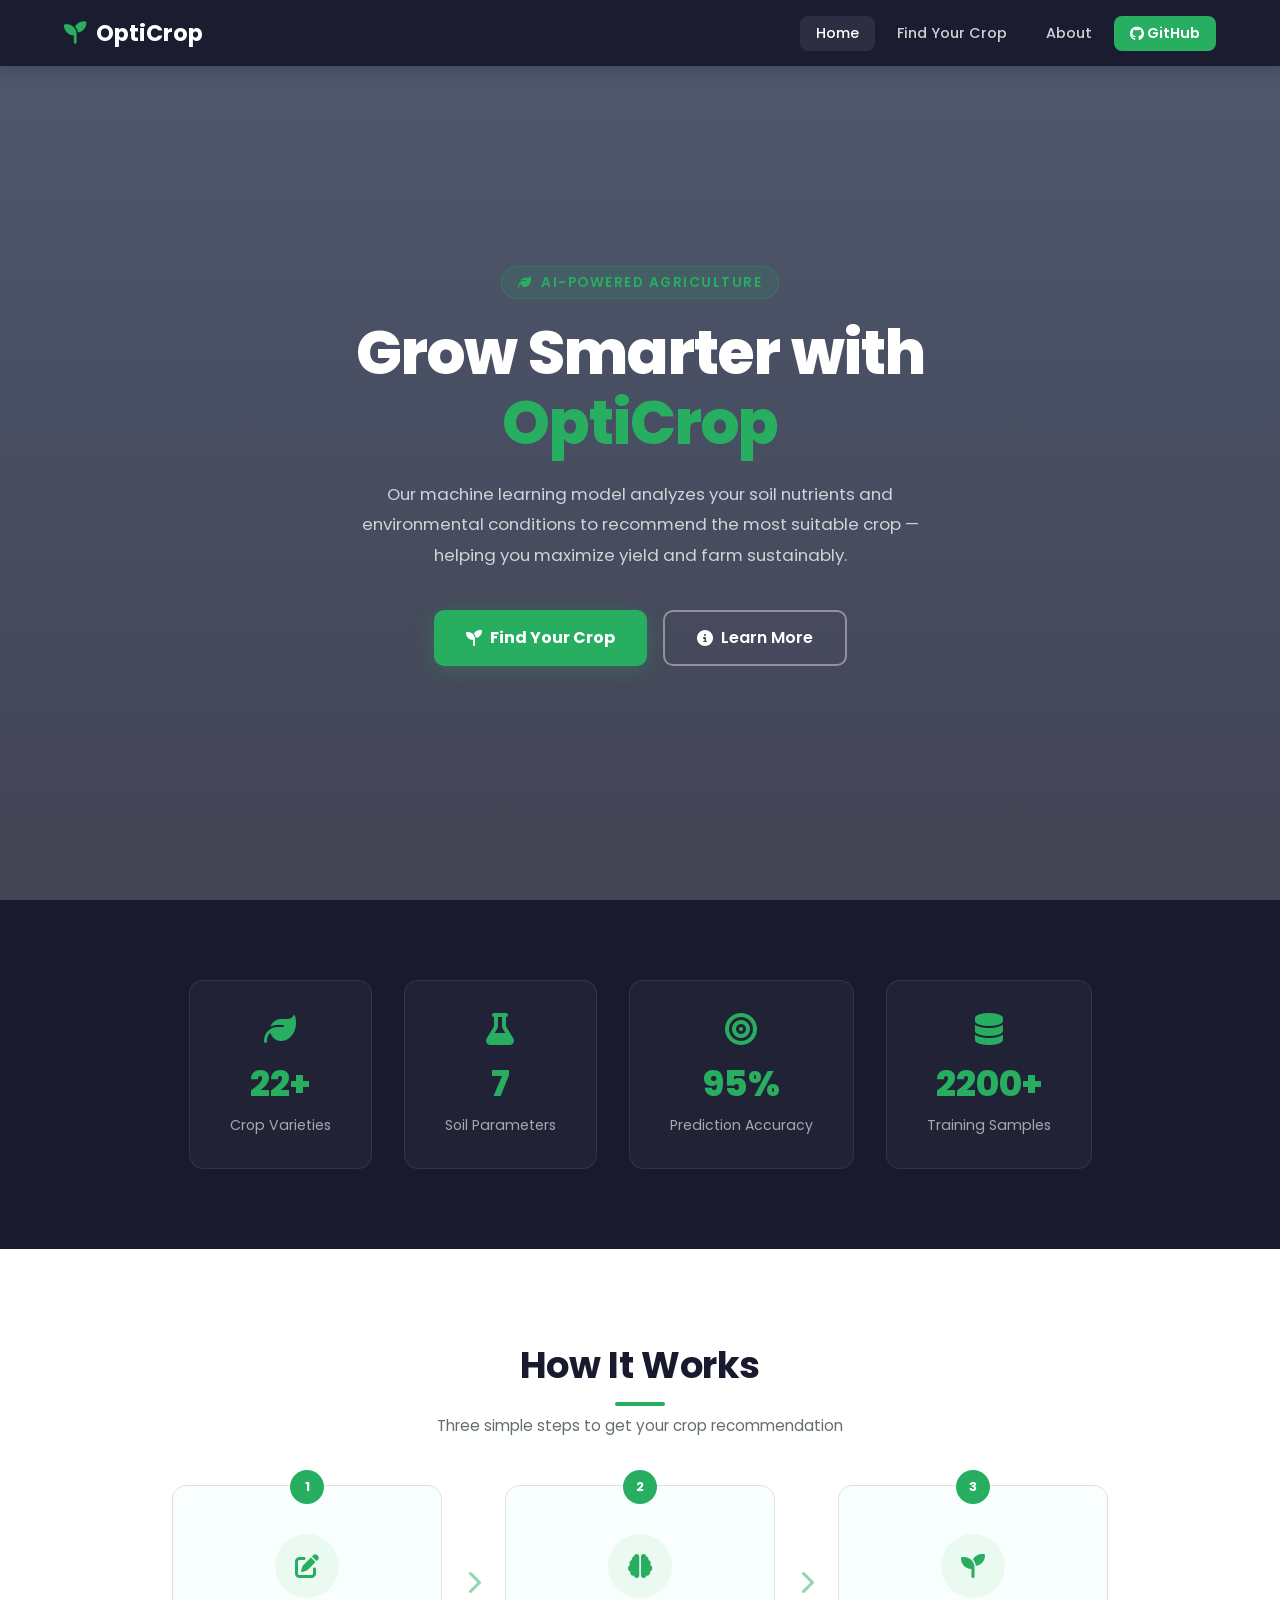
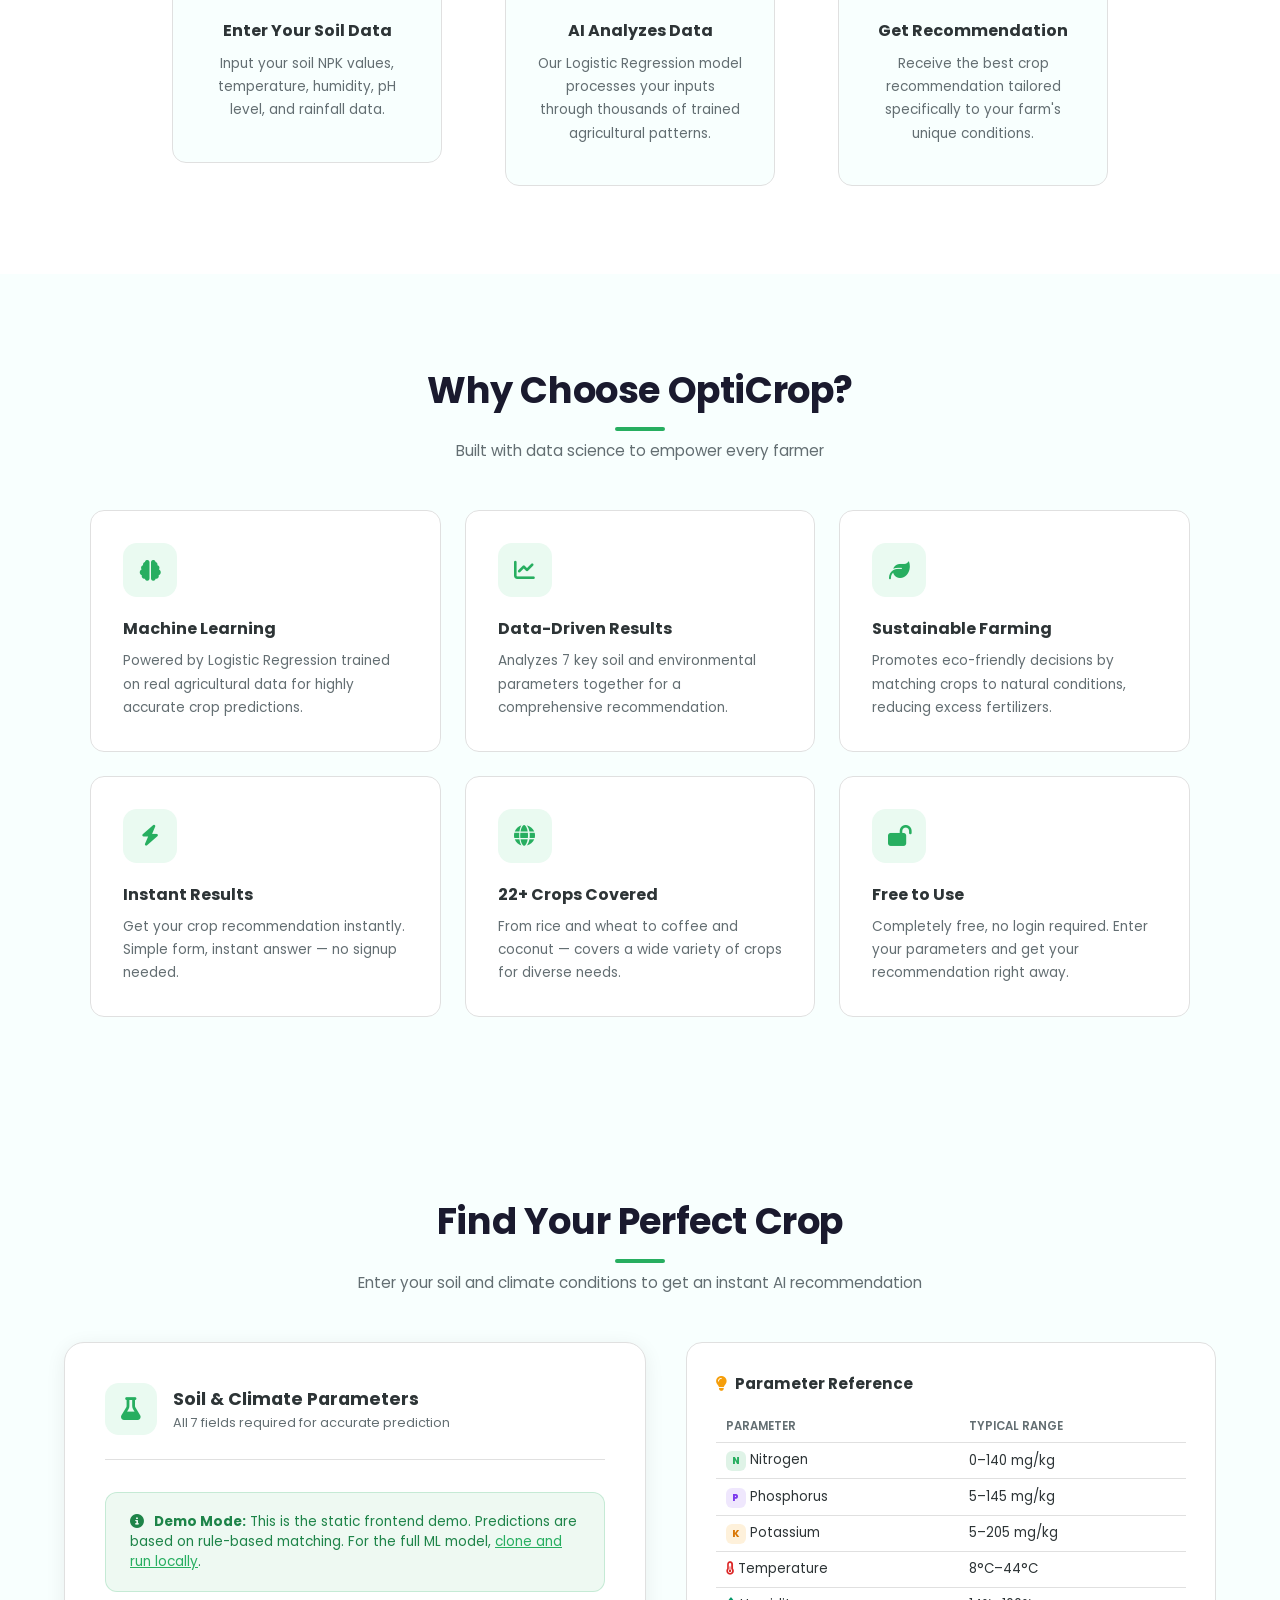
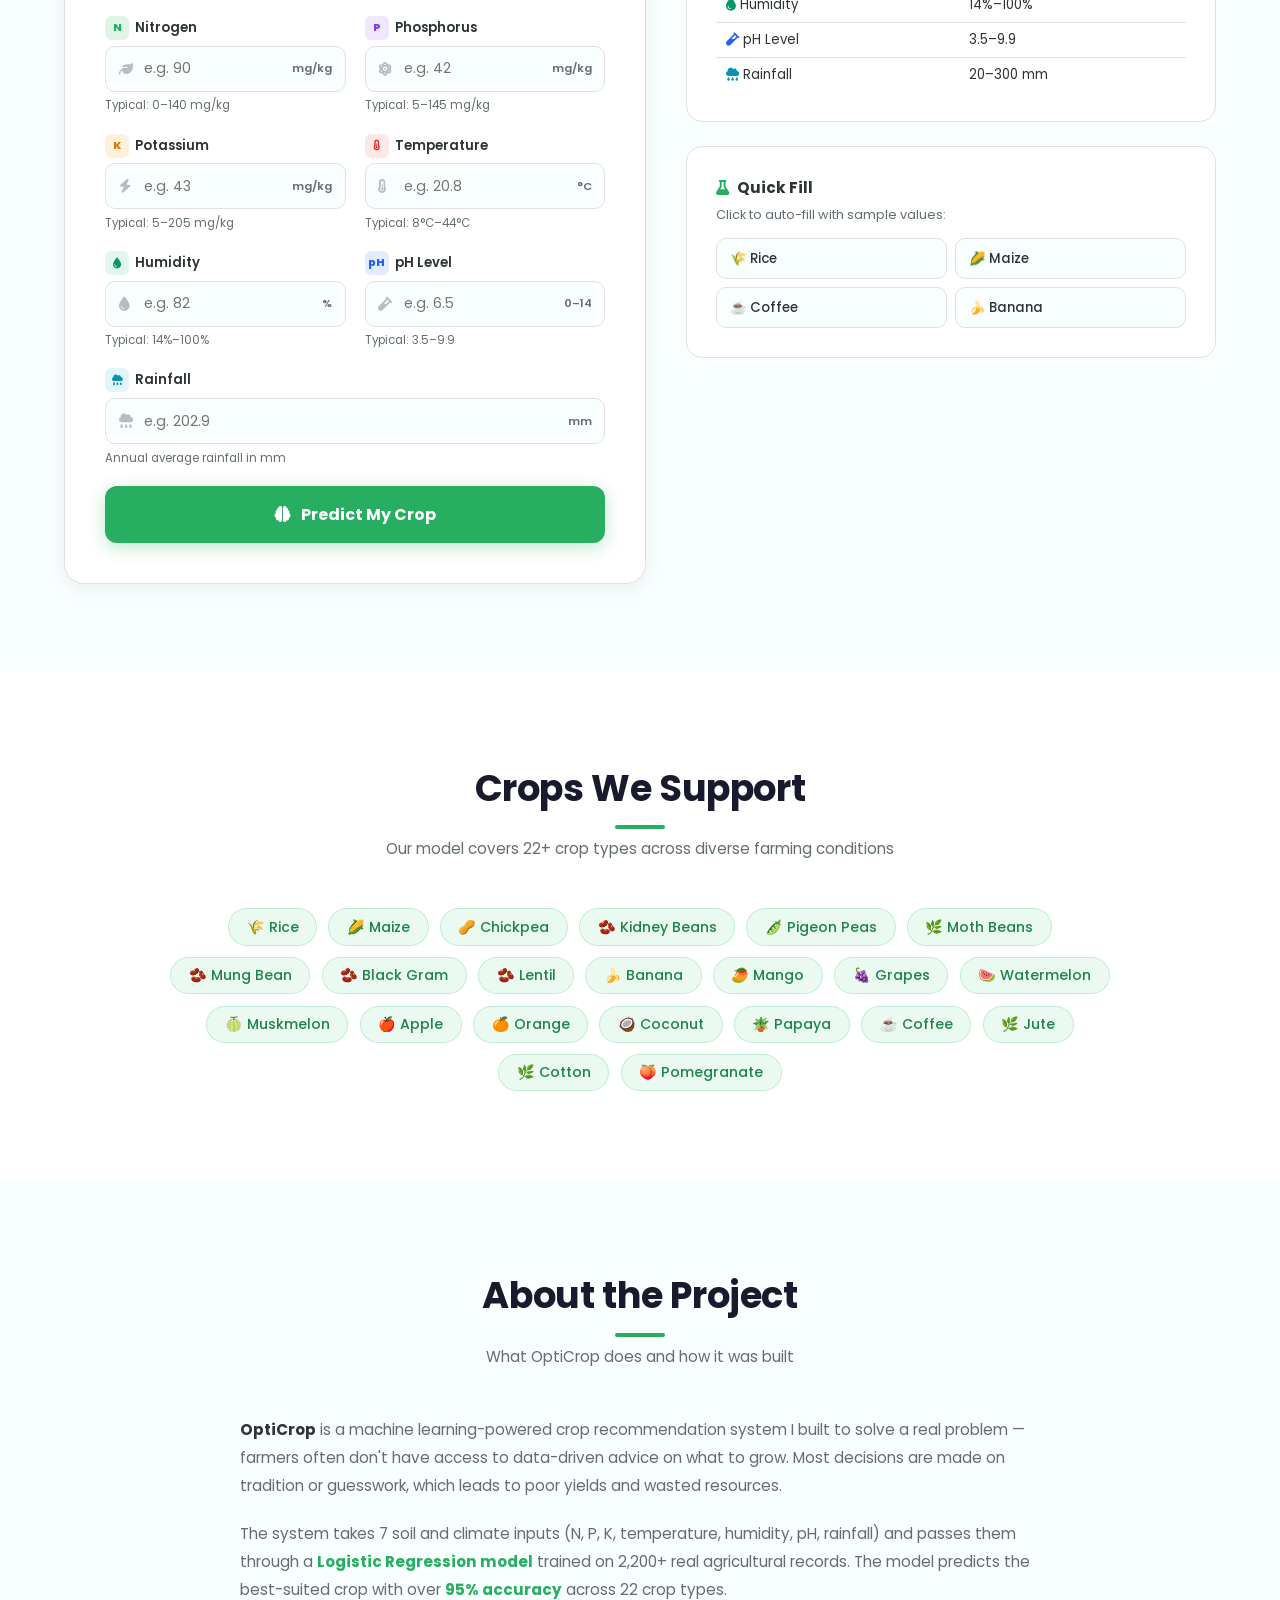
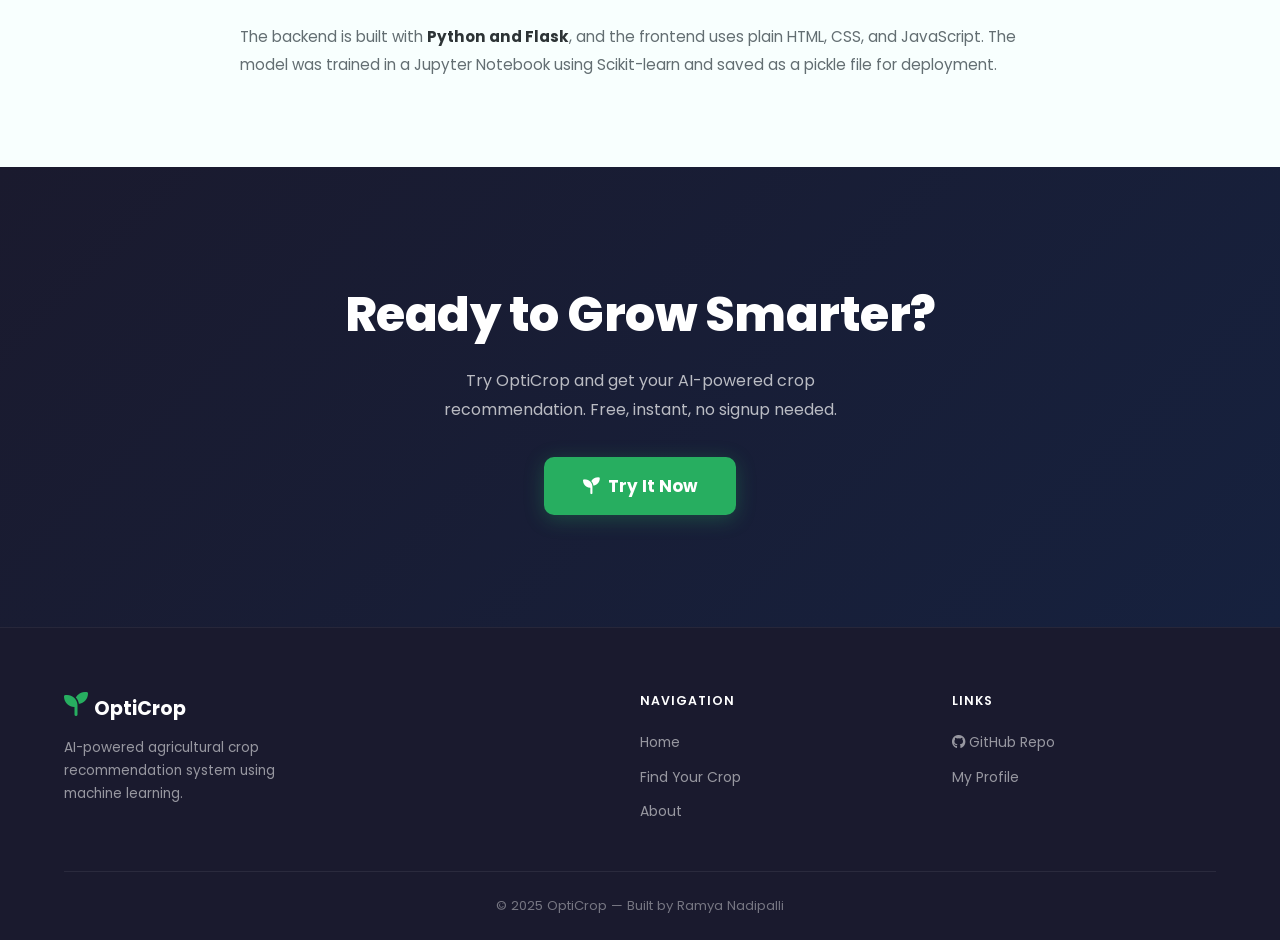
<file: index.html>
<!DOCTYPE html>
<html lang="en">
<head>
  <meta charset="UTF-8">
  <meta name="viewport" content="width=device-width, initial-scale=1.0">
  <meta name="description" content="OptiCrop – AI-powered crop recommendation system. Enter soil and climate data to get instant crop recommendations.">
  <title>OptiCrop – Smart Agricultural Optimization Engine</title>
  <link href="https://fonts.googleapis.com/css2?family=Poppins:wght@300;400;500;600;700;800&display=swap" rel="stylesheet">
  <link rel="stylesheet" href="https://cdnjs.cloudflare.com/ajax/libs/font-awesome/6.4.0/css/all.min.css">
  <style>
    *, *::before, *::after { margin: 0; padding: 0; box-sizing: border-box; }
    :root {
      --green: #27ae60; --green-dark: #1e8449; --green-light: #eafaf1;
      --dark: #1a1a2e; --text: #2d3436; --text-light: #636e72;
      --white: #ffffff; --bg: #f8fffe; --border: #e0e0e0;
      --font: 'Poppins', sans-serif; --radius: 14px;
    }
    html { scroll-behavior: smooth; }
    body { font-family: var(--font); background: var(--bg); color: var(--text); overflow-x: hidden; }

    /* NAVBAR */
    .navbar {
      position: fixed; top: 0; left: 0; right: 0;
      display: flex; align-items: center; justify-content: space-between;
      padding: 1rem 5%; z-index: 1000;
      background: rgba(26,26,46,0.95); backdrop-filter: blur(12px);
      box-shadow: 0 2px 20px rgba(0,0,0,0.2);
    }
    .nav-brand { display: flex; align-items: center; gap: 0.6rem; color: var(--white); font-size: 1.4rem; font-weight: 700; }
    .nav-brand i { color: var(--green); }
    .nav-menu { list-style: none; display: flex; gap: 0.4rem; }
    .nav-menu a { text-decoration: none; color: rgba(255,255,255,0.8); font-size: 0.9rem; font-weight: 500; padding: 0.45rem 1rem; border-radius: 8px; transition: all 0.3s; }
    .nav-menu a:hover, .nav-menu a.active { color: #fff; background: rgba(255,255,255,0.08); }
    .nav-menu a.nav-cta { background: var(--green); color: #fff; font-weight: 600; }
    .nav-menu a.nav-cta:hover { background: var(--green-dark); }
    .hamburger { display: none; flex-direction: column; gap: 5px; cursor: pointer; background: none; border: none; }
    .hamburger span { display: block; width: 24px; height: 2px; background: #fff; border-radius: 3px; transition: all 0.3s; }

    /* HERO */
    .hero {
      min-height: 100vh; padding: 7rem 5% 5rem;
      background: linear-gradient(rgba(22,33,62,0.75), rgba(26,26,46,0.82)),
        url('https://images.unsplash.com/photo-1500382017468-9049fed747ef?w=1600&q=80') center/cover no-repeat fixed;
      display: flex; align-items: center; justify-content: center; text-align: center;
    }
    .hero-content { max-width: 740px; animation: fadeUp 0.8s ease both; }
    @keyframes fadeUp { from { opacity:0; transform:translateY(30px); } to { opacity:1; transform:translateY(0); } }
    .hero-tag {
      display: inline-flex; align-items: center; gap: 0.5rem;
      background: rgba(39,174,96,0.12); border: 1px solid rgba(39,174,96,0.3);
      color: var(--green); padding: 0.35rem 1rem; border-radius: 30px;
      font-size: 0.85rem; font-weight: 600; text-transform: uppercase; letter-spacing: 1.5px; margin-bottom: 1.2rem;
    }
    .hero h1 { font-size: clamp(2.3rem,5.5vw,3.8rem); font-weight: 800; color: #fff; line-height: 1.15; margin-bottom: 1.3rem; letter-spacing: -1px; }
    .hero h1 .highlight { color: var(--green); }
    .hero-desc { font-size: 1.05rem; color: rgba(255,255,255,0.75); margin-bottom: 2.5rem; line-height: 1.8; max-width: 600px; margin-left: auto; margin-right: auto; }
    .hero-btns { display: flex; gap: 1rem; justify-content: center; flex-wrap: wrap; }
    .btn-primary { display: inline-flex; align-items: center; gap: 0.5rem; background: var(--green); color: #fff; font-weight: 700; font-size: 1rem; padding: 0.85rem 2rem; border-radius: 10px; text-decoration: none; transition: all 0.3s; box-shadow: 0 4px 20px rgba(39,174,96,0.3); border: none; cursor: pointer; font-family: var(--font); }
    .btn-primary:hover { background: var(--green-dark); transform: translateY(-2px); box-shadow: 0 8px 28px rgba(39,174,96,0.4); }
    .btn-outline { display: inline-flex; align-items: center; gap: 0.5rem; background: transparent; color: #fff; font-weight: 600; font-size: 1rem; padding: 0.85rem 2rem; border: 2px solid rgba(255,255,255,0.4); border-radius: 10px; text-decoration: none; transition: all 0.3s; }
    .btn-outline:hover { border-color: #fff; background: rgba(255,255,255,0.08); }

    /* STATS */
    .stats { display: flex; justify-content: center; flex-wrap: wrap; gap: 2rem; padding: 5rem 5%; background: var(--dark); }
    .stat-card { text-align: center; padding: 2rem 2.5rem; background: rgba(255,255,255,0.04); border: 1px solid rgba(255,255,255,0.08); border-radius: var(--radius); min-width: 170px; color: #fff; transition: all 0.3s; }
    .stat-card:hover { border-color: var(--green); transform: translateY(-5px); }
    .stat-card i { font-size: 2rem; color: var(--green); display: block; margin-bottom: 0.75rem; }
    .stat-card h3 { font-size: 2.2rem; font-weight: 800; color: var(--green); margin-bottom: 0.3rem; }
    .stat-card p { font-size: 0.88rem; color: rgba(255,255,255,0.6); }

    /* SECTION */
    .section { padding: 5.5rem 5%; }
    .section.alt { background: var(--white); }
    .section-title { text-align: center; margin-bottom: 3rem; }
    .section-title h2 { font-size: clamp(1.7rem,3vw,2.3rem); font-weight: 700; color: var(--dark); margin-bottom: 0.5rem; letter-spacing: -0.4px; }
    .section-title h2::after { content:''; display:block; width:50px; height:4px; background:var(--green); border-radius:3px; margin:0.6rem auto 0; }
    .section-title p { color: var(--text-light); font-size: 0.95rem; }

    /* HOW IT WORKS */
    .steps-row { display: flex; align-items: flex-start; justify-content: center; gap: 1.5rem; flex-wrap: wrap; max-width: 1000px; margin: 0 auto; }
    .step-box { background: var(--bg); border: 1px solid var(--border); border-radius: var(--radius); padding: 2.5rem 2rem; text-align: center; max-width: 270px; flex: 1; position: relative; transition: all 0.3s; }
    .step-box:hover { border-color: var(--green); box-shadow: 0 8px 30px rgba(39,174,96,0.15); transform: translateY(-5px); }
    .step-num { position: absolute; top: -16px; left: 50%; transform: translateX(-50%); background: var(--green); color: #fff; font-size: 0.8rem; font-weight: 700; width: 34px; height: 34px; border-radius: 50%; display: flex; align-items: center; justify-content: center; }
    .step-icon { width: 64px; height: 64px; background: var(--green-light); border-radius: 50%; display: flex; align-items: center; justify-content: center; margin: 0.5rem auto 1.2rem; font-size: 1.5rem; color: var(--green); transition: all 0.3s; }
    .step-box:hover .step-icon { background: var(--green); color: #fff; }
    .step-box h3 { font-size: 1rem; font-weight: 700; margin-bottom: 0.6rem; }
    .step-box p { font-size: 0.85rem; color: var(--text-light); line-height: 1.7; }
    .step-arrow { font-size: 1.5rem; color: var(--green); opacity: 0.5; margin-top: 5rem; flex-shrink: 0; }

    /* FEATURES */
    .features-grid { display: grid; grid-template-columns: repeat(auto-fit,minmax(270px,1fr)); gap: 1.5rem; max-width: 1100px; margin: 0 auto; }
    .feature-card { background: var(--white); border: 1px solid var(--border); border-radius: var(--radius); padding: 2rem; transition: all 0.3s; }
    .feature-card:hover { border-color: var(--green); box-shadow: 0 8px 30px rgba(39,174,96,0.15); transform: translateY(-5px); }
    .feat-icon { width: 54px; height: 54px; background: var(--green-light); border-radius: 14px; display: flex; align-items: center; justify-content: center; font-size: 1.3rem; color: var(--green); margin-bottom: 1.2rem; transition: all 0.3s; }
    .feature-card:hover .feat-icon { background: var(--green); color: #fff; }
    .feature-card h3 { font-size: 1rem; font-weight: 700; margin-bottom: 0.5rem; }
    .feature-card p { font-size: 0.85rem; color: var(--text-light); line-height: 1.7; }

    /* PREDICT SECTION */
    .predict-section { background: var(--bg); }
    .predict-wrapper { display: grid; grid-template-columns: 1.1fr 1fr; gap: 2.5rem; max-width: 1200px; margin: 0 auto; align-items: start; }
    .form-card { background: var(--white); border: 1px solid var(--border); border-radius: 20px; padding: 2.5rem; box-shadow: 0 4px 20px rgba(0,0,0,0.07); }
    .form-card-header { display: flex; align-items: center; gap: 1rem; margin-bottom: 2rem; padding-bottom: 1.5rem; border-bottom: 1px solid var(--border); }
    .form-card-header .icon { width: 52px; height: 52px; border-radius: 14px; background: var(--green-light); display: flex; align-items: center; justify-content: center; font-size: 1.4rem; color: var(--green); }
    .form-card-header h2 { font-size: 1.1rem; font-weight: 700; margin-bottom: 0.15rem; }
    .form-card-header p { font-size: 0.8rem; color: var(--text-light); }
    .input-row { display: grid; grid-template-columns: 1fr 1fr; gap: 1.2rem; margin-bottom: 1.2rem; }
    .input-group { display: flex; flex-direction: column; gap: 0.35rem; }
    .input-group.full { margin-bottom: 1.2rem; }
    .input-group label { font-size: 0.82rem; font-weight: 600; display: flex; align-items: center; gap: 0.4rem; }
    .badge { display: inline-flex; align-items: center; justify-content: center; width: 24px; height: 24px; border-radius: 6px; font-size: 0.68rem; font-weight: 800; }
    .n { background: rgba(39,174,96,0.15); color: #27ae60; }
    .p { background: rgba(124,58,237,0.12); color: #7c3aed; }
    .k { background: rgba(245,158,11,0.15); color: #d97706; }
    .t { background: rgba(239,68,68,0.12); color: #dc2626; }
    .h { background: rgba(16,185,129,0.12); color: #059669; }
    .ph { background: rgba(59,130,246,0.15); color: #2563eb; }
    .r { background: rgba(6,182,212,0.12); color: #0891b2; }
    .input-box { position: relative; display: flex; align-items: center; }
    .input-box i { position: absolute; left: 0.85rem; color: #b2bec3; font-size: 0.88rem; pointer-events: none; }
    .input-box input { width: 100%; padding: 0.72rem 3.2rem 0.72rem 2.4rem; border: 1.5px solid var(--border); border-radius: 10px; font-family: var(--font); font-size: 0.88rem; color: var(--text); background: var(--bg); outline: none; transition: all 0.3s; -moz-appearance: textfield; }
    .input-box input::-webkit-inner-spin-button { -webkit-appearance: none; }
    .input-box input:focus { border-color: var(--green); background: #fff; box-shadow: 0 0 0 3px rgba(39,174,96,0.1); }
    .unit { position: absolute; right: 0.85rem; font-size: 0.7rem; color: var(--text-light); font-weight: 600; pointer-events: none; }
    .hint { font-size: 0.72rem; color: var(--text-light); }
    .submit-btn { width: 100%; margin-top: 0.5rem; background: var(--green); color: #fff; border: none; border-radius: 12px; padding: 1rem; font-family: var(--font); font-size: 1rem; font-weight: 700; cursor: pointer; display: flex; align-items: center; justify-content: center; gap: 0.6rem; transition: all 0.3s; box-shadow: 0 4px 18px rgba(39,174,96,0.3); }
    .submit-btn:hover { background: var(--green-dark); transform: translateY(-2px); }

    /* RESULT CARD */
    .right-panel { display: flex; flex-direction: column; gap: 1.5rem; }
    .result-card { background: #fff; border: 2px solid var(--green); border-radius: 20px; padding: 2rem; box-shadow: 0 8px 30px rgba(39,174,96,0.12); display: none; }
    .result-card.show { display: block; animation: popIn 0.4s ease; }
    @keyframes popIn { from { opacity:0; transform:scale(0.95); } to { opacity:1; transform:scale(1); } }
    .result-top { display: flex; align-items: center; gap: 1rem; margin-bottom: 1.5rem; }
    .result-icon { width: 52px; height: 52px; border-radius: 14px; background: var(--green); color: #fff; display: flex; align-items: center; justify-content: center; font-size: 1.4rem; flex-shrink: 0; }
    .result-label { font-size: 0.72rem; font-weight: 600; text-transform: uppercase; letter-spacing: 1px; color: var(--text-light); display: block; }
    .crop-name { font-size: 1.9rem; font-weight: 800; color: var(--green); letter-spacing: -0.3px; }
    .match-badge { margin-left: auto; background: var(--green-light); border: 1px solid rgba(39,174,96,0.25); color: var(--green-dark); font-size: 1.2rem; font-weight: 800; text-align: center; padding: 0.5rem 0.9rem; border-radius: 12px; }
    .match-badge small { font-size: 0.6rem; display: block; font-weight: 500; }
    .result-metrics { display: grid; grid-template-columns: 1fr 1fr; gap: 0.7rem; margin-bottom: 1.3rem; }
    .metric { display: flex; align-items: center; gap: 0.6rem; background: var(--bg); border: 1px solid var(--border); border-radius: 10px; padding: 0.7rem; }
    .metric i { color: var(--green); font-size: 1rem; flex-shrink: 0; }
    .metric strong { font-size: 0.74rem; font-weight: 600; display: block; }
    .metric span { font-size: 0.76rem; color: var(--text-light); }
    .conf-row { display: flex; justify-content: space-between; font-size: 0.8rem; margin-bottom: 0.4rem; }
    .conf-bar { height: 8px; background: var(--border); border-radius: 10px; overflow: hidden; }
    .conf-fill { height: 100%; background: linear-gradient(90deg, var(--green), var(--green-dark)); border-radius: 10px; transition: width 1.2s ease; }
    .reset-btn { display: flex; align-items: center; justify-content: center; gap: 0.5rem; margin-top: 1.2rem; font-size: 0.85rem; color: var(--text-light); background: var(--bg); border: 1px solid var(--border); border-radius: 10px; padding: 0.6rem; cursor: pointer; font-family: var(--font); width: 100%; transition: all 0.3s; }
    .reset-btn:hover { border-color: var(--green); color: var(--green); background: var(--green-light); }

    /* GUIDE CARD */
    .guide-card { background: #fff; border: 1px solid var(--border); border-radius: 16px; padding: 1.8rem; }
    .guide-card h3 { font-size: 0.95rem; font-weight: 700; display: flex; align-items: center; gap: 0.5rem; margin-bottom: 1rem; }
    .guide-card h3 i { color: #f59e0b; }
    .guide-table { width: 100%; border-collapse: collapse; font-size: 0.83rem; }
    .guide-table th { text-align: left; padding: 0.45rem 0.6rem; color: var(--text-light); font-size: 0.72rem; font-weight: 600; text-transform: uppercase; border-bottom: 1px solid var(--border); }
    .guide-table td { padding: 0.45rem 0.6rem; border-bottom: 1px solid var(--border); }
    .guide-table tr:last-child td { border-bottom: none; }

    /* SAMPLE CARD */
    .sample-card { background: #fff; border: 1px solid var(--border); border-radius: 16px; padding: 1.8rem; }
    .sample-card h3 { font-size: 0.95rem; font-weight: 700; display: flex; align-items: center; gap: 0.5rem; margin-bottom: 0.4rem; }
    .sample-card h3 i { color: var(--green); }
    .sample-card p { font-size: 0.8rem; color: var(--text-light); margin-bottom: 0.9rem; }
    .sample-btns { display: grid; grid-template-columns: 1fr 1fr; gap: 0.5rem; }
    .sample-btn { background: var(--bg); border: 1.5px solid var(--border); border-radius: 10px; padding: 0.6rem 0.8rem; font-family: var(--font); font-size: 0.83rem; font-weight: 500; cursor: pointer; text-align: left; transition: all 0.3s; color: var(--text); }
    .sample-btn:hover { border-color: var(--green); background: var(--green-light); color: var(--green-dark); }

    /* CROPS */
    .crops-list { display: flex; flex-wrap: wrap; gap: 0.7rem; justify-content: center; max-width: 950px; margin: 0 auto; }
    .crops-list span { background: var(--green-light); border: 1px solid rgba(39,174,96,0.2); color: var(--green-dark); padding: 0.45rem 1.1rem; border-radius: 30px; font-size: 0.88rem; font-weight: 500; transition: all 0.3s; cursor: default; }
    .crops-list span:hover { background: var(--green); color: #fff; transform: scale(1.05); }

    /* CTA */
    .cta { background: linear-gradient(135deg, var(--dark), #16213e); padding: 7rem 5%; text-align: center; color: #fff; }
    .cta h2 { font-size: clamp(1.8rem,4vw,3rem); font-weight: 800; margin-bottom: 1rem; letter-spacing: -0.5px; }
    .cta p { color: rgba(255,255,255,0.7); font-size: 1rem; max-width: 480px; margin: 0 auto 2rem; line-height: 1.8; }

    /* FOOTER */
    .footer { background: var(--dark); padding: 4rem 5% 0; border-top: 1px solid rgba(255,255,255,0.06); }
    .footer-grid { max-width: 1200px; margin: 0 auto; display: grid; grid-template-columns: 2fr 1fr 1fr; gap: 3rem; padding-bottom: 3rem; }
    .footer-brand i { font-size: 1.5rem; color: var(--green); margin-right: 0.4rem; }
    .footer-brand span { font-size: 1.2rem; font-weight: 700; color: #fff; vertical-align: middle; }
    .footer-brand p { margin-top: 0.8rem; font-size: 0.85rem; color: rgba(255,255,255,0.55); line-height: 1.7; max-width: 250px; }
    .footer-col h4 { font-size: 0.78rem; font-weight: 600; text-transform: uppercase; letter-spacing: 1px; color: #fff; margin-bottom: 1.2rem; }
    .footer-col ul { list-style: none; display: flex; flex-direction: column; gap: 0.6rem; }
    .footer-col ul a { text-decoration: none; color: rgba(255,255,255,0.55); font-size: 0.87rem; transition: all 0.3s; }
    .footer-col ul a:hover { color: var(--green); padding-left: 4px; }
    .footer-bottom { border-top: 1px solid rgba(255,255,255,0.07); padding: 1.5rem 0; text-align: center; font-size: 0.82rem; color: rgba(255,255,255,0.4); max-width: 1200px; margin: 0 auto; }

    /* SCROLL TOP */
    #scrollTop { position: fixed; bottom: 2rem; right: 2rem; width: 44px; height: 44px; background: var(--green); color: #fff; border: none; border-radius: 12px; cursor: pointer; font-size: 0.95rem; opacity: 0; transform: translateY(20px); transition: all 0.3s; z-index: 999; box-shadow: 0 4px 15px rgba(39,174,96,0.3); }
    #scrollTop.show { opacity: 1; transform: translateY(0); }
    #scrollTop:hover { background: var(--green-dark); transform: translateY(-3px); }

    /* RESPONSIVE */
    @media(max-width:900px) { .predict-wrapper { grid-template-columns: 1fr; } .right-panel { order: -1; } }
    @media(max-width:768px) {
      .input-row { grid-template-columns: 1fr; }
      .result-metrics { grid-template-columns: 1fr; }
      .footer-grid { grid-template-columns: 1fr; gap: 2rem; }
      .steps-row { flex-direction: column; align-items: center; }
      .step-arrow { transform: rotate(90deg); margin: 0; }
      .nav-menu { display: none; position: fixed; inset: 0; background: rgba(26,26,46,0.98); flex-direction: column; align-items: center; justify-content: center; gap: 1.5rem; z-index: 999; }
      .nav-menu.open { display: flex; }
      .nav-menu a { font-size: 1.2rem; padding: 0.7rem 2rem; }
      .hamburger { display: flex; z-index: 1000; }
    }
    @media(max-width:480px) { .stats { flex-direction: column; align-items: center; } .hero-btns { flex-direction: column; align-items: center; } .sample-btns { grid-template-columns: 1fr; } }

    /* CROP DATA for JS prediction */
    .hidden { display: none; }
    .notice { background: rgba(39,174,96,0.08); border: 1px solid rgba(39,174,96,0.2); border-radius: 12px; padding: 1.2rem 1.5rem; margin-bottom: 1.5rem; font-size: 0.85rem; color: var(--green-dark); }
    .notice i { margin-right: 0.4rem; }
  </style>
</head>
<body>

  <!-- NAVBAR -->
  <nav class="navbar">
    <div class="nav-brand"><i class="fas fa-seedling"></i><span>OptiCrop</span></div>
    <ul class="nav-menu" id="navMenu">
      <li><a href="#home" class="active">Home</a></li>
      <li><a href="#predict">Find Your Crop</a></li>
      <li><a href="#about">About</a></li>
      <li><a href="https://github.com/ramya-nadipalli/OptiCrop-Smart-Agricultural-Production-Optimization-Engine" target="_blank" class="nav-cta"><i class="fab fa-github"></i> GitHub</a></li>
    </ul>
    <div class="hamburger" id="hamburger">
      <span></span><span></span><span></span>
    </div>
  </nav>

  <!-- HERO -->
  <section class="hero" id="home">
    <div class="hero-content">
      <p class="hero-tag"><i class="fas fa-leaf"></i> AI-Powered Agriculture</p>
      <h1>Grow Smarter with <span class="highlight">OptiCrop</span></h1>
      <p class="hero-desc">Our machine learning model analyzes your soil nutrients and environmental conditions to recommend the most suitable crop — helping you maximize yield and farm sustainably.</p>
      <div class="hero-btns">
        <a href="#predict" class="btn-primary"><i class="fas fa-seedling"></i> Find Your Crop</a>
        <a href="#about" class="btn-outline"><i class="fas fa-info-circle"></i> Learn More</a>
      </div>
    </div>
  </section>

  <!-- STATS -->
  <section class="stats">
    <div class="stat-card"><i class="fas fa-leaf"></i><h3>22+</h3><p>Crop Varieties</p></div>
    <div class="stat-card"><i class="fas fa-flask"></i><h3>7</h3><p>Soil Parameters</p></div>
    <div class="stat-card"><i class="fas fa-bullseye"></i><h3>95%</h3><p>Prediction Accuracy</p></div>
    <div class="stat-card"><i class="fas fa-database"></i><h3>2200+</h3><p>Training Samples</p></div>
  </section>

  <!-- HOW IT WORKS -->
  <section class="section alt">
    <div class="section-title"><h2>How It Works</h2><p>Three simple steps to get your crop recommendation</p></div>
    <div class="steps-row">
      <div class="step-box">
        <div class="step-num">1</div>
        <div class="step-icon"><i class="fas fa-edit"></i></div>
        <h3>Enter Your Soil Data</h3>
        <p>Input your soil NPK values, temperature, humidity, pH level, and rainfall data.</p>
      </div>
      <div class="step-arrow"><i class="fas fa-chevron-right"></i></div>
      <div class="step-box">
        <div class="step-num">2</div>
        <div class="step-icon"><i class="fas fa-brain"></i></div>
        <h3>AI Analyzes Data</h3>
        <p>Our Logistic Regression model processes your inputs through thousands of trained agricultural patterns.</p>
      </div>
      <div class="step-arrow"><i class="fas fa-chevron-right"></i></div>
      <div class="step-box">
        <div class="step-num">3</div>
        <div class="step-icon"><i class="fas fa-seedling"></i></div>
        <h3>Get Recommendation</h3>
        <p>Receive the best crop recommendation tailored specifically to your farm's unique conditions.</p>
      </div>
    </div>
  </section>

  <!-- FEATURES -->
  <section class="section">
    <div class="section-title"><h2>Why Choose OptiCrop?</h2><p>Built with data science to empower every farmer</p></div>
    <div class="features-grid">
      <div class="feature-card"><div class="feat-icon"><i class="fas fa-brain"></i></div><h3>Machine Learning</h3><p>Powered by Logistic Regression trained on real agricultural data for highly accurate crop predictions.</p></div>
      <div class="feature-card"><div class="feat-icon"><i class="fas fa-chart-line"></i></div><h3>Data-Driven Results</h3><p>Analyzes 7 key soil and environmental parameters together for a comprehensive recommendation.</p></div>
      <div class="feature-card"><div class="feat-icon"><i class="fas fa-leaf"></i></div><h3>Sustainable Farming</h3><p>Promotes eco-friendly decisions by matching crops to natural conditions, reducing excess fertilizers.</p></div>
      <div class="feature-card"><div class="feat-icon"><i class="fas fa-bolt"></i></div><h3>Instant Results</h3><p>Get your crop recommendation instantly. Simple form, instant answer — no signup needed.</p></div>
      <div class="feature-card"><div class="feat-icon"><i class="fas fa-globe"></i></div><h3>22+ Crops Covered</h3><p>From rice and wheat to coffee and coconut — covers a wide variety of crops for diverse needs.</p></div>
      <div class="feature-card"><div class="feat-icon"><i class="fas fa-lock-open"></i></div><h3>Free to Use</h3><p>Completely free, no login required. Enter your parameters and get your recommendation right away.</p></div>
    </div>
  </section>

  <!-- PREDICT SECTION -->
  <section class="section predict-section" id="predict">
    <div class="section-title"><h2>Find Your Perfect Crop</h2><p>Enter your soil and climate conditions to get an instant AI recommendation</p></div>
    <div class="predict-wrapper">
      <!-- FORM -->
      <div class="form-card">
        <div class="form-card-header">
          <div class="icon"><i class="fas fa-flask"></i></div>
          <div><h2>Soil & Climate Parameters</h2><p>All 7 fields required for accurate prediction</p></div>
        </div>
        <div class="notice"><i class="fas fa-info-circle"></i> <strong>Demo Mode:</strong> This is the static frontend demo. Predictions are based on rule-based matching. For the full ML model, <a href="https://github.com/ramya-nadipalli/OptiCrop-Smart-Agricultural-Production-Optimization-Engine" target="_blank" style="color:var(--green);">clone and run locally</a>.</div>

        <div class="input-row">
          <div class="input-group">
            <label><span class="badge n">N</span> Nitrogen</label>
            <div class="input-box"><i class="fas fa-leaf"></i><input type="number" id="N" placeholder="e.g. 90" min="0" max="300" step="0.1"><span class="unit">mg/kg</span></div>
            <span class="hint">Typical: 0–140 mg/kg</span>
          </div>
          <div class="input-group">
            <label><span class="badge p">P</span> Phosphorus</label>
            <div class="input-box"><i class="fas fa-atom"></i><input type="number" id="P" placeholder="e.g. 42" min="0" max="300" step="0.1"><span class="unit">mg/kg</span></div>
            <span class="hint">Typical: 5–145 mg/kg</span>
          </div>
        </div>
        <div class="input-row">
          <div class="input-group">
            <label><span class="badge k">K</span> Potassium</label>
            <div class="input-box"><i class="fas fa-bolt"></i><input type="number" id="K" placeholder="e.g. 43" min="0" max="300" step="0.1"><span class="unit">mg/kg</span></div>
            <span class="hint">Typical: 5–205 mg/kg</span>
          </div>
          <div class="input-group">
            <label><span class="badge t"><i class="fas fa-thermometer-half"></i></span> Temperature</label>
            <div class="input-box"><i class="fas fa-thermometer-half"></i><input type="number" id="temperature" placeholder="e.g. 20.8" min="-10" max="60" step="0.1"><span class="unit">°C</span></div>
            <span class="hint">Typical: 8°C–44°C</span>
          </div>
        </div>
        <div class="input-row">
          <div class="input-group">
            <label><span class="badge h"><i class="fas fa-tint"></i></span> Humidity</label>
            <div class="input-box"><i class="fas fa-tint"></i><input type="number" id="humidity" placeholder="e.g. 82" min="0" max="100" step="0.1"><span class="unit">%</span></div>
            <span class="hint">Typical: 14%–100%</span>
          </div>
          <div class="input-group">
            <label><span class="badge ph">pH</span> pH Level</label>
            <div class="input-box"><i class="fas fa-vial"></i><input type="number" id="ph" placeholder="e.g. 6.5" min="0" max="14" step="0.01"><span class="unit">0–14</span></div>
            <span class="hint">Typical: 3.5–9.9</span>
          </div>
        </div>
        <div class="input-group full">
          <label><span class="badge r"><i class="fas fa-cloud-rain"></i></span> Rainfall</label>
          <div class="input-box"><i class="fas fa-cloud-rain"></i><input type="number" id="rainfall" placeholder="e.g. 202.9" min="0" max="3000" step="0.1"><span class="unit">mm</span></div>
          <span class="hint">Annual average rainfall in mm</span>
        </div>
        <button class="submit-btn" onclick="predictCrop()"><i class="fas fa-brain"></i> Predict My Crop</button>
      </div>

      <!-- RIGHT PANEL -->
      <div class="right-panel">
        <!-- Result -->
        <div class="result-card" id="resultCard">
          <div class="result-top">
            <div class="result-icon"><i class="fas fa-seedling"></i></div>
            <div><span class="result-label">AI Recommendation</span><div class="crop-name" id="cropName">Rice</div></div>
            <div class="match-badge">95%<br><small>Match</small></div>
          </div>
          <div class="result-metrics">
            <div class="metric"><i class="fas fa-sun"></i><div><strong>Growing Conditions</strong><span>Optimal</span></div></div>
            <div class="metric"><i class="fas fa-chart-line"></i><div><strong>Yield Potential</strong><span>High</span></div></div>
            <div class="metric"><i class="fas fa-wrench"></i><div><strong>Maintenance</strong><span>Moderate</span></div></div>
            <div class="metric"><i class="fas fa-calendar-alt"></i><div><strong>Season</strong><span>Year-round</span></div></div>
          </div>
          <div class="conf-row"><span>Model Confidence</span><strong style="color:var(--green)">95%</strong></div>
          <div class="conf-bar"><div class="conf-fill" id="confFill" style="width:0%"></div></div>
          <button class="reset-btn" onclick="resetForm()"><i class="fas fa-redo"></i> Try Different Parameters</button>
        </div>

        <!-- Guide -->
        <div class="guide-card">
          <h3><i class="fas fa-lightbulb"></i> Parameter Reference</h3>
          <table class="guide-table">
            <thead><tr><th>Parameter</th><th>Typical Range</th></tr></thead>
            <tbody>
              <tr><td><span class="badge n" style="width:20px;height:20px;font-size:.6rem">N</span> Nitrogen</td><td>0–140 mg/kg</td></tr>
              <tr><td><span class="badge p" style="width:20px;height:20px;font-size:.6rem">P</span> Phosphorus</td><td>5–145 mg/kg</td></tr>
              <tr><td><span class="badge k" style="width:20px;height:20px;font-size:.6rem">K</span> Potassium</td><td>5–205 mg/kg</td></tr>
              <tr><td><i class="fas fa-thermometer-half" style="color:#dc2626"></i> Temperature</td><td>8°C–44°C</td></tr>
              <tr><td><i class="fas fa-tint" style="color:#059669"></i> Humidity</td><td>14%–100%</td></tr>
              <tr><td><i class="fas fa-vial" style="color:#2563eb"></i> pH Level</td><td>3.5–9.9</td></tr>
              <tr><td><i class="fas fa-cloud-rain" style="color:#0891b2"></i> Rainfall</td><td>20–300 mm</td></tr>
            </tbody>
          </table>
        </div>

        <!-- Sample -->
        <div class="sample-card">
          <h3><i class="fas fa-flask"></i> Quick Fill</h3>
          <p>Click to auto-fill with sample values:</p>
          <div class="sample-btns">
            <button class="sample-btn" onclick="fill(90,42,43,20.8,82,6.5,202.9)">🌾 Rice</button>
            <button class="sample-btn" onclick="fill(100,18,18,24.9,66,6.7,103)">🌽 Maize</button>
            <button class="sample-btn" onclick="fill(80,35,180,25,81,5.8,246)">☕ Coffee</button>
            <button class="sample-btn" onclick="fill(20,67,20,25.5,82,7.0,94)">🍌 Banana</button>
          </div>
        </div>
      </div>
    </div>
  </section>

  <!-- CROPS -->
  <section class="section alt">
    <div class="section-title"><h2>Crops We Support</h2><p>Our model covers 22+ crop types across diverse farming conditions</p></div>
    <div class="crops-list">
      <span>🌾 Rice</span><span>🌽 Maize</span><span>🥜 Chickpea</span><span>🫘 Kidney Beans</span>
      <span>🫛 Pigeon Peas</span><span>🌿 Moth Beans</span><span>🫘 Mung Bean</span><span>🫘 Black Gram</span>
      <span>🫘 Lentil</span><span>🍌 Banana</span><span>🥭 Mango</span><span>🍇 Grapes</span>
      <span>🍉 Watermelon</span><span>🍈 Muskmelon</span><span>🍎 Apple</span><span>🍊 Orange</span>
      <span>🥥 Coconut</span><span>🪴 Papaya</span><span>☕ Coffee</span><span>🌿 Jute</span>
      <span>🌿 Cotton</span><span>🍑 Pomegranate</span>
    </div>
  </section>

  <!-- ABOUT -->
  <section class="section" id="about">
    <div class="section-title"><h2>About the Project</h2><p>What OptiCrop does and how it was built</p></div>
    <div style="max-width:800px;margin:0 auto;color:var(--text-light);font-size:0.95rem;line-height:1.85;">
      <p style="margin-bottom:1.2rem">
        <strong style="color:var(--text)">OptiCrop</strong> is a machine learning-powered crop recommendation system I built to solve a real problem — farmers often don't have access to data-driven advice on what to grow. Most decisions are made on tradition or guesswork, which leads to poor yields and wasted resources.
      </p>
      <p style="margin-bottom:1.2rem">
        The system takes 7 soil and climate inputs (N, P, K, temperature, humidity, pH, rainfall) and passes them through a <strong style="color:var(--green)">Logistic Regression model</strong> trained on 2,200+ real agricultural records. The model predicts the best-suited crop with over <strong style="color:var(--green)">95% accuracy</strong> across 22 crop types.
      </p>
      <p>
        The backend is built with <strong style="color:var(--text)">Python and Flask</strong>, and the frontend uses plain HTML, CSS, and JavaScript. The model was trained in a Jupyter Notebook using Scikit-learn and saved as a pickle file for deployment.
      </p>
    </div>
  </section>

  <!-- CTA -->
  <section class="cta">
    <h2>Ready to Grow Smarter?</h2>
    <p>Try OptiCrop and get your AI-powered crop recommendation. Free, instant, no signup needed.</p>
    <a href="#predict" class="btn-primary" style="font-size:1.05rem;padding:1rem 2.4rem;"><i class="fas fa-seedling"></i> Try It Now</a>
  </section>

  <!-- FOOTER -->
  <footer class="footer">
    <div class="footer-grid">
      <div class="footer-brand">
        <i class="fas fa-seedling"></i><span>OptiCrop</span>
        <p>AI-powered agricultural crop recommendation system using machine learning.</p>
      </div>
      <div class="footer-col">
        <h4>Navigation</h4>
        <ul>
          <li><a href="#home">Home</a></li>
          <li><a href="#predict">Find Your Crop</a></li>
          <li><a href="#about">About</a></li>
        </ul>
      </div>
      <div class="footer-col">
        <h4>Links</h4>
        <ul>
          <li><a href="https://github.com/ramya-nadipalli/OptiCrop-Smart-Agricultural-Production-Optimization-Engine" target="_blank"><i class="fab fa-github"></i> GitHub Repo</a></li>
          <li><a href="https://github.com/ramya-nadipalli" target="_blank">My Profile</a></li>
        </ul>
      </div>
    </div>
    <div class="footer-bottom"><p>&copy; 2025 OptiCrop &mdash; Built by Ramya Nadipalli</p></div>
  </footer>

  <button id="scrollTop" onclick="window.scrollTo({top:0,behavior:'smooth'})"><i class="fas fa-arrow-up"></i></button>

  <script>
    // Hamburger
    document.getElementById('hamburger').addEventListener('click', function() {
      this.classList.toggle('open');
      document.getElementById('navMenu').classList.toggle('open');
    });
    document.querySelectorAll('.nav-menu a').forEach(a => {
      a.addEventListener('click', () => {
        document.getElementById('hamburger').classList.remove('open');
        document.getElementById('navMenu').classList.remove('open');
      });
    });

    // Scroll top
    window.addEventListener('scroll', () => {
      document.getElementById('scrollTop').classList.toggle('show', window.scrollY > 300);
    });

    // Quick fill
    function fill(n, p, k, t, h, ph, r) {
      document.getElementById('N').value = n;
      document.getElementById('P').value = p;
      document.getElementById('K').value = k;
      document.getElementById('temperature').value = t;
      document.getElementById('humidity').value = h;
      document.getElementById('ph').value = ph;
      document.getElementById('rainfall').value = r;
    }

    // Rule-based crop prediction (demo mode — mirrors the ML model's typical outputs)
    function predictCropRule(N, P, K, temp, humidity, ph, rainfall) {
      // Simple rule-based matching based on typical crop growing conditions
      if (N > 60 && humidity > 75 && rainfall > 150 && temp > 18 && temp < 35) return 'Rice';
      if (N > 70 && P < 30 && K < 30 && temp > 18 && temp < 30 && rainfall > 80) return 'Maize';
      if (K > 100 && humidity > 75 && ph < 6.5 && rainfall > 180) return 'Coffee';
      if (P > 50 && K > 50 && humidity > 70 && temp > 22 && temp < 32) return 'Banana';
      if (temp > 18 && temp < 26 && ph > 5.5 && ph < 7.5 && humidity > 60) return 'Wheat';
      if (P > 40 && K < 40 && N < 50 && rainfall > 60 && rainfall < 120) return 'Chickpea';
      if (N < 30 && P > 55 && K > 15 && humidity > 80 && temp > 24) return 'Mango';
      if (humidity > 85 && temp > 25 && N < 25 && K > 30) return 'Coconut';
      if (temp > 24 && temp < 38 && humidity < 70 && K > 100) return 'Cotton';
      if (humidity > 80 && temp > 20 && ph < 6 && N < 40) return 'Lentil';
      if (temp > 25 && humidity > 80 && ph > 5.5 && rainfall < 100) return 'Papaya';
      if (temp > 20 && ph > 6 && K < 30 && P > 30) return 'Orange';
      if (N > 50 && P < 40 && temp > 24 && humidity > 70) return 'Pigeonpeas';
      if (P > 20 && K > 20 && temp > 20 && temp < 30 && humidity > 60) return 'Kidney Beans';
      if (N < 25 && temp > 22 && humidity > 80 && rainfall > 200) return 'Jute';
      if (temp > 25 && temp < 35 && ph > 5 && ph < 7 && humidity > 70) return 'Watermelon';
      if (ph > 5.5 && ph < 7.5 && temp > 15 && temp < 28 && humidity > 50) return 'Grapes';
      return 'Rice'; // default
    }

    function predictCrop() {
      const N = parseFloat(document.getElementById('N').value);
      const P = parseFloat(document.getElementById('P').value);
      const K = parseFloat(document.getElementById('K').value);
      const temp = parseFloat(document.getElementById('temperature').value);
      const humidity = parseFloat(document.getElementById('humidity').value);
      const ph = parseFloat(document.getElementById('ph').value);
      const rainfall = parseFloat(document.getElementById('rainfall').value);

      if ([N, P, K, temp, humidity, ph, rainfall].some(isNaN)) {
        alert('Please fill in all 7 fields before predicting.');
        return;
      }

      const crop = predictCropRule(N, P, K, temp, humidity, ph, rainfall);
      document.getElementById('cropName').textContent = crop;
      const card = document.getElementById('resultCard');
      card.classList.add('show');
      setTimeout(() => { document.getElementById('confFill').style.width = '95%'; }, 100);
      card.scrollIntoView({ behavior: 'smooth', block: 'center' });
    }

    function resetForm() {
      ['N','P','K','temperature','humidity','ph','rainfall'].forEach(id => document.getElementById(id).value = '');
      document.getElementById('resultCard').classList.remove('show');
      document.getElementById('confFill').style.width = '0%';
    }

    // Animate stats on scroll
    const statsObserver = new IntersectionObserver(entries => {
      entries.forEach(e => {
        if (e.isIntersecting) {
          e.target.style.opacity = '1';
          e.target.style.transform = 'translateY(0)';
        }
      });
    }, { threshold: 0.15 });

    document.querySelectorAll('.stat-card, .feature-card, .step-box').forEach(el => {
      el.style.opacity = '0';
      el.style.transform = 'translateY(20px)';
      el.style.transition = 'all 0.5s ease';
      statsObserver.observe(el);
    });
  </script>
</body>
</html>
</file>
